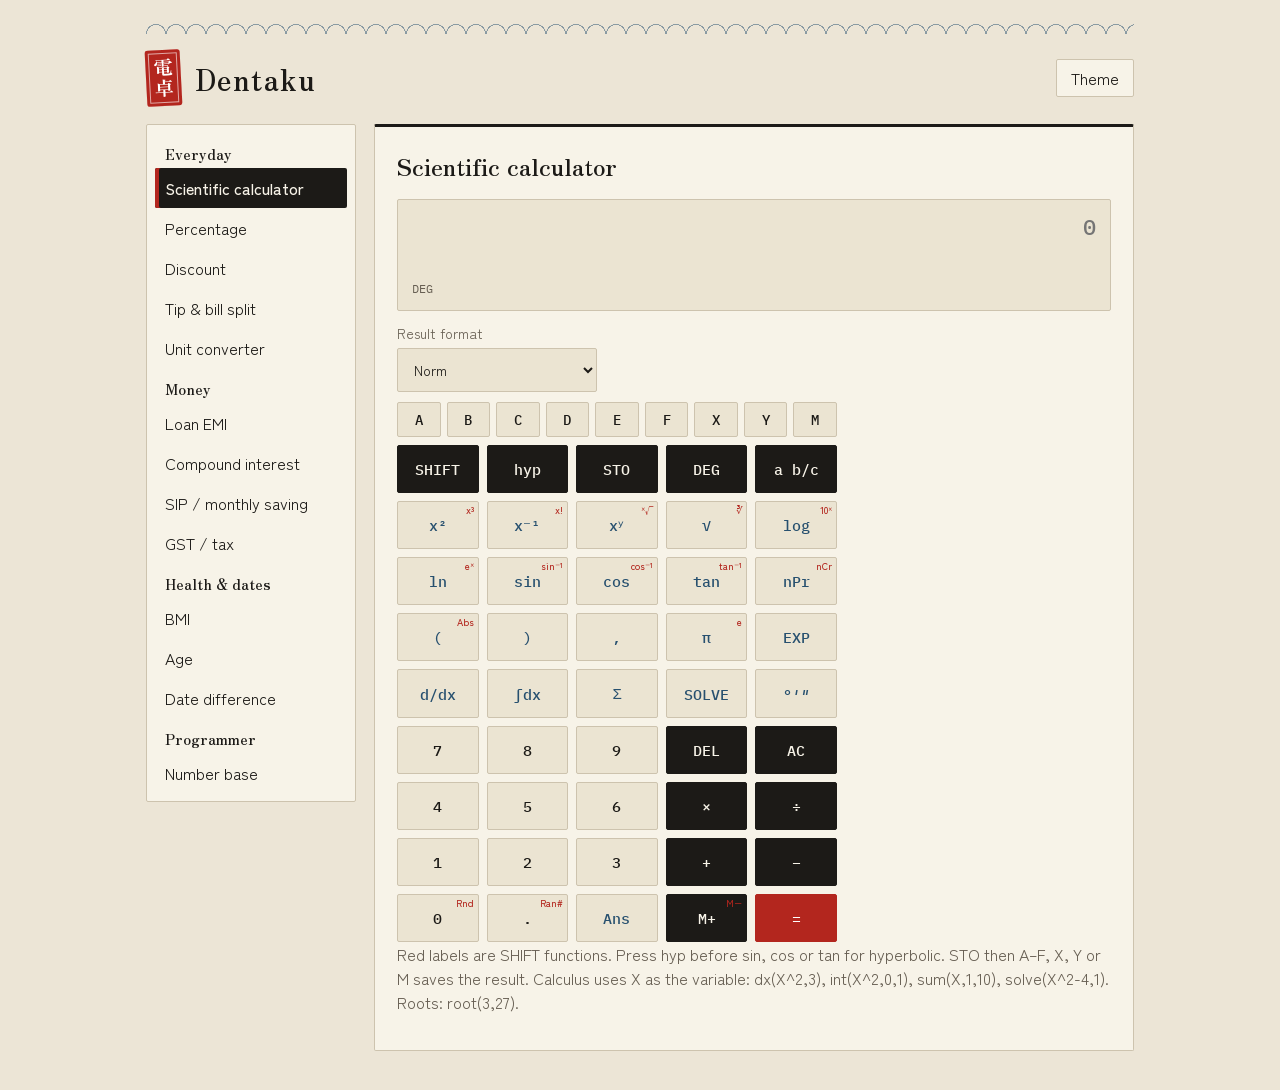
<file: Divided html css and java scrypt with comments in snippet/index.html>
<!DOCTYPE html>
<!-- Dentaku - index.html: page structure. Styles are in style.css, logic in script.js. -->
<html lang="en">
<head>
<meta charset="utf-8">
<!-- viewport-fit=cover lets the page use the full phone screen (notch-safe padding is in the CSS) -->
<meta name="viewport" content="width=device-width, initial-scale=1, viewport-fit=cover">
<title>Dentaku 電卓</title>
<!-- Google Fonts: Zen Old Mincho (headings), Zen Kaku Gothic New (text), IBM Plex Mono (numbers) -->
<link href="https://fonts.googleapis.com/css2?family=IBM+Plex+Mono:wght@400;500&family=Zen+Kaku+Gothic+New:wght@400;500;700&family=Zen+Old+Mincho:wght@500;700&display=swap" rel="stylesheet">
<!-- Our own styles -->
<link rel="stylesheet" href="style.css">
</head>
<body>
<div class="app">
 <!-- Header: seal-style logo + name on the left, theme button on the right -->
 <header>
  <h1 aria-label="Dentaku 電卓"><span class="hanko" aria-hidden="true">電<br>卓</span><span class="word">Dentaku</span></h1>
  <button id="theme" type="button" aria-label="Toggle dark mode">Theme</button>
 </header>
 <div class="layout">
  <!-- Left menu: filled in by drawNav() in script.js -->
  <nav id="nav" aria-label="Calculators"></nav>
  <!-- Calculator panel: filled in by draw() / sci() / base() in script.js -->
  <main id="main" aria-live="polite"></main>
 </div>
</div>
<!-- Our own logic (loaded last so the page elements already exist) -->
<script src="script.js"></script>
</body>
</html>
</file>
<file: Divided html css and java scrypt with comments in snippet/style.css>
/* Dentaku - style.css
   Layout, colours and typography for the calculator site. */

/* Colour theme: light colours by default. Dark colours apply when the device prefers dark mode
   or the Theme button sets data-theme="dark" on the page. */
:root{--bg:#ece5d6;--panel:#f7f3e8;--ink:#1c1a17;--mute:#675f53;--line:#cdc3ae;--acc:#b3261e;--acc-ink:#fff;--key:#ebe4d2;--hot:#b3261e;--hot-ink:#fff;--ai:#27506f}
@media (prefers-color-scheme:dark){:root:not([data-theme="light"]){--bg:#121110;--panel:#1b1916;--ink:#ece5d6;--mute:#a59c8b;--line:#38342d;--acc:#d3412b;--acc-ink:#fff;--key:#262320;--hot:#d3412b;--hot-ink:#fff;--ai:#8fb3d1}}
:root[data-theme="dark"]{--bg:#121110;--panel:#1b1916;--ink:#ece5d6;--mute:#a59c8b;--line:#38342d;--acc:#d3412b;--acc-ink:#fff;--key:#262320;--hot:#d3412b;--hot-ink:#fff;--ai:#8fb3d1}

/* Page-wide basics: box sizing and padding for phone notches (safe areas) */
:root{box-sizing:border-box;padding-top:env(safe-area-inset-top,0px);padding-bottom:env(safe-area-inset-bottom,0px)}
html{scroll-padding-top:env(safe-area-inset-top,0px)}
*,*::before,*::after{box-sizing:inherit}
/* Page background, text colour and base font */
body{margin:0;background:var(--bg);color:var(--ink);font:16px/1.5 "IBM Plex Sans",system-ui,sans-serif}
/* Centred page container (a wave pattern is added above it further below) */
.app{max-width:1020px;margin:0 auto;padding:20px 16px 40px}
/* Top bar: logo on the left, theme button on the right */
header{display:flex;justify-content:space-between;align-items:center;margin-bottom:18px}
/* Site title */
h1{font-size:1.5rem;margin:0;font-weight:600;letter-spacing:-.01em}
/* Buttons inherit the page font; clear keyboard focus outline for accessibility */
button{font:inherit;color:inherit;cursor:pointer}
button:focus-visible,input:focus-visible,select:focus-visible{outline:3px solid var(--acc);outline-offset:2px}
/* Dark / light theme toggle button */
#theme{background:var(--panel);border:1px solid var(--line);border-radius:999px;padding:6px 14px}
/* Two columns: menu on the left, calculator panel on the right */
.layout{display:grid;grid-template-columns:210px 1fr;gap:18px;align-items:start}
/* Left menu box */
nav{background:var(--panel);border:1px solid var(--line);border-radius:14px;padding:8px}
/* Menu group headings */
nav h2{font-size:.8rem;color:var(--mute);margin:10px 10px 4px;font-weight:500}
/* Menu items with hover and selected states */
nav button{display:block;width:100%;text-align:left;background:none;border:0;border-radius:8px;padding:8px 10px}
nav button:hover{background:var(--key)}
nav button[aria-current="true"]{background:var(--acc);color:var(--acc-ink);font-weight:500}
/* Main calculator panel */
main{background:var(--panel);border:1px solid var(--line);border-radius:14px;padding:22px;min-width:0}
main h2{margin:0 0 16px;font-size:1.25rem}
/* Input form: fields flow into as many columns as fit the width */
.fields{display:grid;grid-template-columns:repeat(auto-fit,minmax(170px,1fr));gap:14px}
label{display:block;font-size:.88rem;color:var(--mute)}
input,select{width:100%;margin-top:4px;padding:10px 12px;font:inherit;color:var(--ink);background:var(--key);border:1px solid var(--line);border-radius:8px}
/* Results area under the form (label on the left, value on the right) */
.out{margin-top:22px;border-top:1px solid var(--line);padding-top:16px}
.row{display:flex;justify-content:space-between;gap:12px;padding:7px 0;border-bottom:1px dashed var(--line)}
.row span:first-child{color:var(--mute)}
.row b{font-family:"IBM Plex Mono",monospace;font-weight:500;text-align:right;overflow-wrap:anywhere}
.row.big{display:block;border:0;padding:0 0 10px}
.row.big span{display:block;font-size:.88rem}
.row.big b{display:block;font-size:2rem;text-align:left;color:var(--acc)}
/* Scientific calculator display: typed expression and result */
.disp{background:var(--key);border:1px solid var(--line);border-radius:10px;padding:12px 14px;margin-bottom:12px}
.disp input{background:none;border:0;padding:0;margin:0;font:500 1.4rem "IBM Plex Mono",monospace;text-align:right}
.disp input:focus-visible{outline:0}
#res{min-height:2.2rem;text-align:right;font:1.7rem "IBM Plex Mono",monospace;color:var(--acc);overflow-wrap:anywhere}
/* Keypad: 5-column grid with function (fn), operator (op) and equals (eq) keys */
.pad{display:grid;grid-template-columns:repeat(5,1fr);gap:8px;max-width:440px}
.pad button{padding:13px 0;border:1px solid var(--line);border-radius:8px;background:var(--key);font:500 1.05rem "IBM Plex Mono",monospace}
.pad button:active{transform:translateY(1px)}
.pad .fn{color:var(--acc)}
.pad .op{background:var(--ink);color:var(--panel);border-color:var(--ink)}
.pad .eq{background:var(--hot);color:var(--hot-ink);border-color:var(--hot)}
/* Error message colour */
.err{color:#c0392b;font:.95rem "IBM Plex Mono",monospace}
/* Mobile layout (screens under 720px): menu becomes a scrolling strip */
@media (max-width:720px){
 .layout{grid-template-columns:1fr}
 nav{display:flex;overflow-x:auto;gap:4px;padding:6px}
 nav h2{display:none}
 nav button{white-space:nowrap;width:auto}
 main{padding:16px}
}
/* ----- Japanese-inspired refinements (these override the base rules above) -----
   Body font */
body{font-family:"Zen Kaku Gothic New",system-ui,sans-serif}
/* Decorative wave pattern above the header */
.app::before{content:"";display:block;height:14px;margin-bottom:16px;background:radial-gradient(circle at 50% 100%,transparent 52%,var(--ai) 53% 58%,transparent 59%) 0 0/20px 14px;opacity:.5}
/* Logo and name side by side */
h1{display:flex;align-items:center;gap:14px}
/* Red hanko-style seal logo (the characters 電卓 stacked) */
.hanko{display:inline-block;background:var(--acc);color:#fff;font:700 1.2rem/1.1 "Zen Old Mincho",serif;padding:7px 8px;text-align:center;border-radius:3px;transform:rotate(-3deg);box-shadow:inset 0 0 0 3px var(--acc),inset 0 0 0 4px rgba(255,255,255,.6)}
/* 'Dentaku' wordmark next to the seal */
.word{font:700 1.8rem/1.15 "Zen Old Mincho",serif;letter-spacing:.05em}
/* Sharp 2px corners everywhere for a crisp, paper-like look */
#theme,nav,nav button,input,select,.disp,.pad button{border-radius:2px}
main{border-radius:2px;border-top:3px solid var(--ink)}
nav{border-radius:2px}
/* Headings use the Mincho serif font */
nav h2{font:700 .9rem "Zen Old Mincho",serif;color:var(--ink)}
/* Selected menu item: dark background with a red bar on the left */
nav button[aria-current="true"]{background:var(--ink);color:var(--panel);box-shadow:inset 4px 0 0 var(--acc)}
main h2{font:700 1.45rem "Zen Old Mincho",serif}
/* Function keys use the indigo accent colour */
.pad .fn{color:var(--ai)}
/* Larger main result number */
.row.big b{font-size:2.1rem}
/* Small helper text */
.hint{color:var(--mute);margin:0 0 14px}
/* Number base converter inputs: monospace font, red outline when a digit is invalid */
.bx{font-family:"IBM Plex Mono",monospace}
.bx[aria-invalid="true"]{border-color:var(--acc);box-shadow:inset 0 0 0 1px var(--acc)}
/* Keypad keys: relative position lets the small SHIFT label sit in the top-right corner */
.pad button{position:relative;font-size:.95rem}
.pad button i{position:absolute;top:1px;right:4px;font:500 .6rem "Zen Kaku Gothic New",sans-serif;font-style:normal;color:var(--hot)}
/* SHIFT-active keys and pressed state of the SHIFT / hyp / STO keys */
.pad .sh{color:var(--hot)}
.pad button[aria-pressed="true"]{outline:2px solid var(--hot);outline-offset:-2px}
/* Memory variable buttons A-F, X, Y, M */
.vars{display:grid;grid-template-columns:repeat(9,1fr);gap:6px;max-width:440px;margin-bottom:8px}
.vars button{padding:7px 0;border:1px solid var(--line);background:var(--key);border-radius:2px;font:500 .9rem "IBM Plex Mono",monospace}
/* Status line under the result (SHIFT, HYP, angle mode) */
#st{color:var(--mute);font:.78rem "IBM Plex Mono",monospace;text-align:left;min-height:1.1rem;margin-top:4px}
/* Result format dropdown */
.fmw{display:block;max-width:200px;margin-bottom:10px}
</file>
